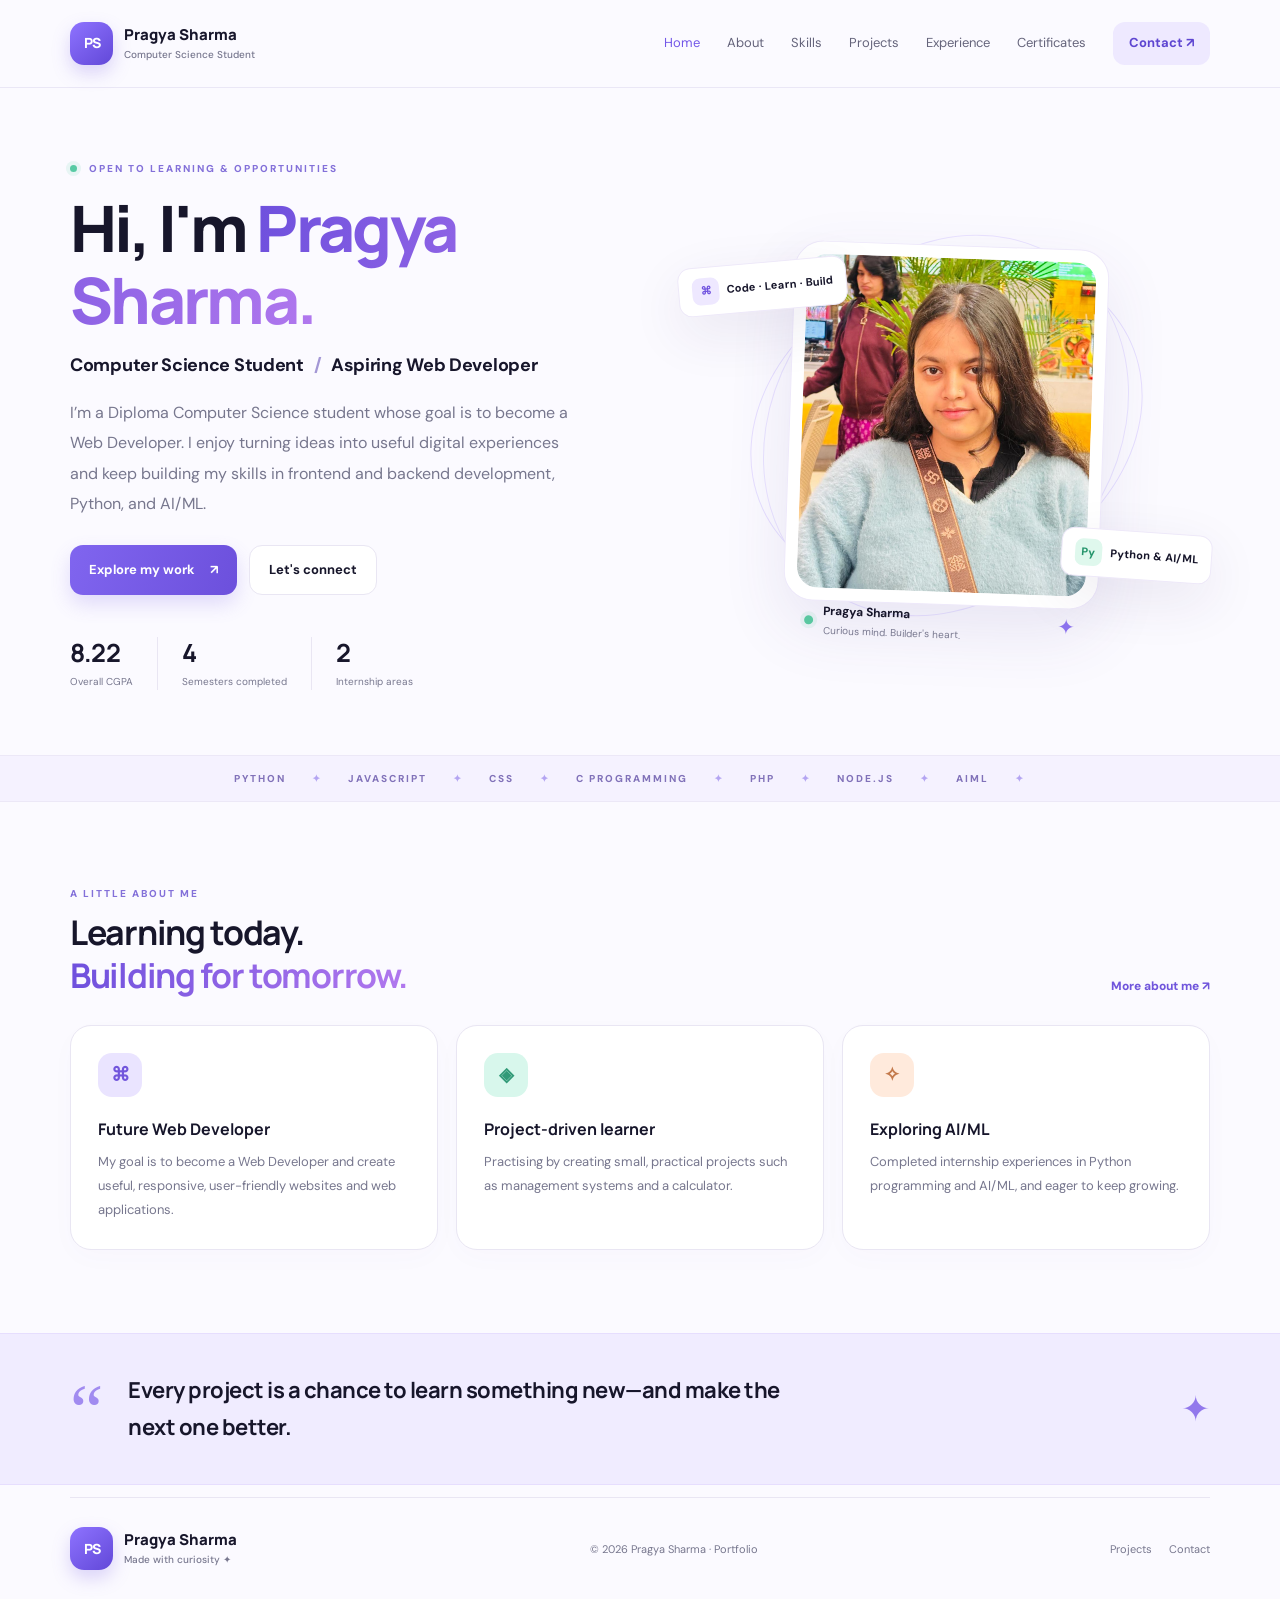
<file: index.html>
<!DOCTYPE html>
<html lang="en">
<head>
  <meta charset="UTF-8"><meta name="viewport" content="width=device-width, initial-scale=1.0">
  <title>Pragya Sharma | Computer Science Portfolio</title>
  <link rel="stylesheet" href="style.css">
</head>
<body>
<header class="site-header">
  <a class="brand" href="index.html"><span class="brand-mark">PS</span><span>Pragya Sharma<small>Computer Science Student</small></span></a>
  <button class="menu-toggle" aria-label="Toggle navigation" aria-expanded="false">☰</button>
  <nav class="nav"><a class="active" href="index.html">Home</a><a href="about.html">About</a><a href="skills.html">Skills</a><a href="projects.html">Projects</a><a href="experience.html">Experience</a><a href="certificates.html">Certificates</a><a class="nav-cta" href="contact.html">Contact ↗</a></nav>
</header>
<main>
  <section class="hero wrap">
    <div class="hero-copy">
      <p class="eyebrow"><span class="pulse"></span> OPEN TO LEARNING & OPPORTUNITIES</p>
      <h1>Hi, I'm <span class="gradient-text">Pragya Sharma.</span></h1>
      <h2>Computer Science Student <span class="slash">/</span> Aspiring Web Developer</h2>
      <p class="lead">I’m a Diploma Computer Science student whose goal is to become a Web Developer. I enjoy turning ideas into useful digital experiences and keep building my skills in frontend and backend development, Python, and AI/ML.</p>
      <div class="hero-actions"><a class="button primary" href="projects.html">Explore my work <span>↗</span></a><a class="button secondary" href="contact.html">Let's connect</a></div>
      <div class="quick-stats">
        <div><strong>8.22</strong><span>Overall CGPA</span></div><div><strong>4</strong><span>Semesters completed</span></div><div><strong>2</strong><span>Internship areas</span></div>
      </div>
    </div>
    <div class="hero-visual">
      <div class="orbit orbit-one"></div><div class="orbit orbit-two"></div>
      <div class="photo-card"><img class="profile-photo" src="pragya.jpg" alt="Pragya Sharma"><div class="photo-caption"><span class="online-dot"></span><span><b>Pragya Sharma</b><small>Curious mind. Builder's heart.</small></span><span class="sparkle">✦</span></div></div>
      <div class="float-chip chip-code"><span>⌘</span> Code · Learn · Build</div><div class="float-chip chip-python"><span>Py</span> Python & AI/ML</div>
    </div>
  </section>
  <section class="ticker"><div>PYTHON <i>✦</i> JAVASCRIPT <i>✦</i> CSS <i>✦</i> C PROGRAMMING <i>✦</i> PHP <i>✦</i> NODE.JS <i>✦</i> AIML <i>✦</i></div></section>
  <section class="section wrap"><div class="section-heading"><div><p class="eyebrow">A LITTLE ABOUT ME</p><h2>Learning today.<br><span class="gradient-text">Building for tomorrow.</span></h2></div><a class="text-link" href="about.html">More about me ↗</a></div>
    <div class="feature-grid"><article class="feature-card"><span class="card-icon lavender">⌘</span><h3>Future Web Developer</h3><p>My goal is to become a Web Developer and create useful, responsive, user-friendly websites and web applications.</p></article><article class="feature-card"><span class="card-icon mint">◈</span><h3>Project-driven learner</h3><p>Practising by creating small, practical projects such as management systems and a calculator.</p></article><article class="feature-card"><span class="card-icon peach">✧</span><h3>Exploring AI/ML</h3><p>Completed internship experiences in Python programming and AI/ML, and eager to keep growing.</p></article></div>
  </section>
  <section class="quote-band"><div class="wrap quote-inner"><span class="quote-mark">“</span><p>Every project is a chance to learn something new—and make the next one better.</p><span class="quote-star">✦</span></div></section>
</main>
<footer class="footer wrap"><a class="brand" href="index.html"><span class="brand-mark">PS</span><span>Pragya Sharma<small>Made with curiosity ✦</small></span></a><p>© <span class="year"></span> Pragya Sharma · Portfolio</p><div class="footer-links"><a href="projects.html">Projects</a><a href="contact.html">Contact</a></div></footer>
<script src="script.js"></script>
</body></html>
</file>
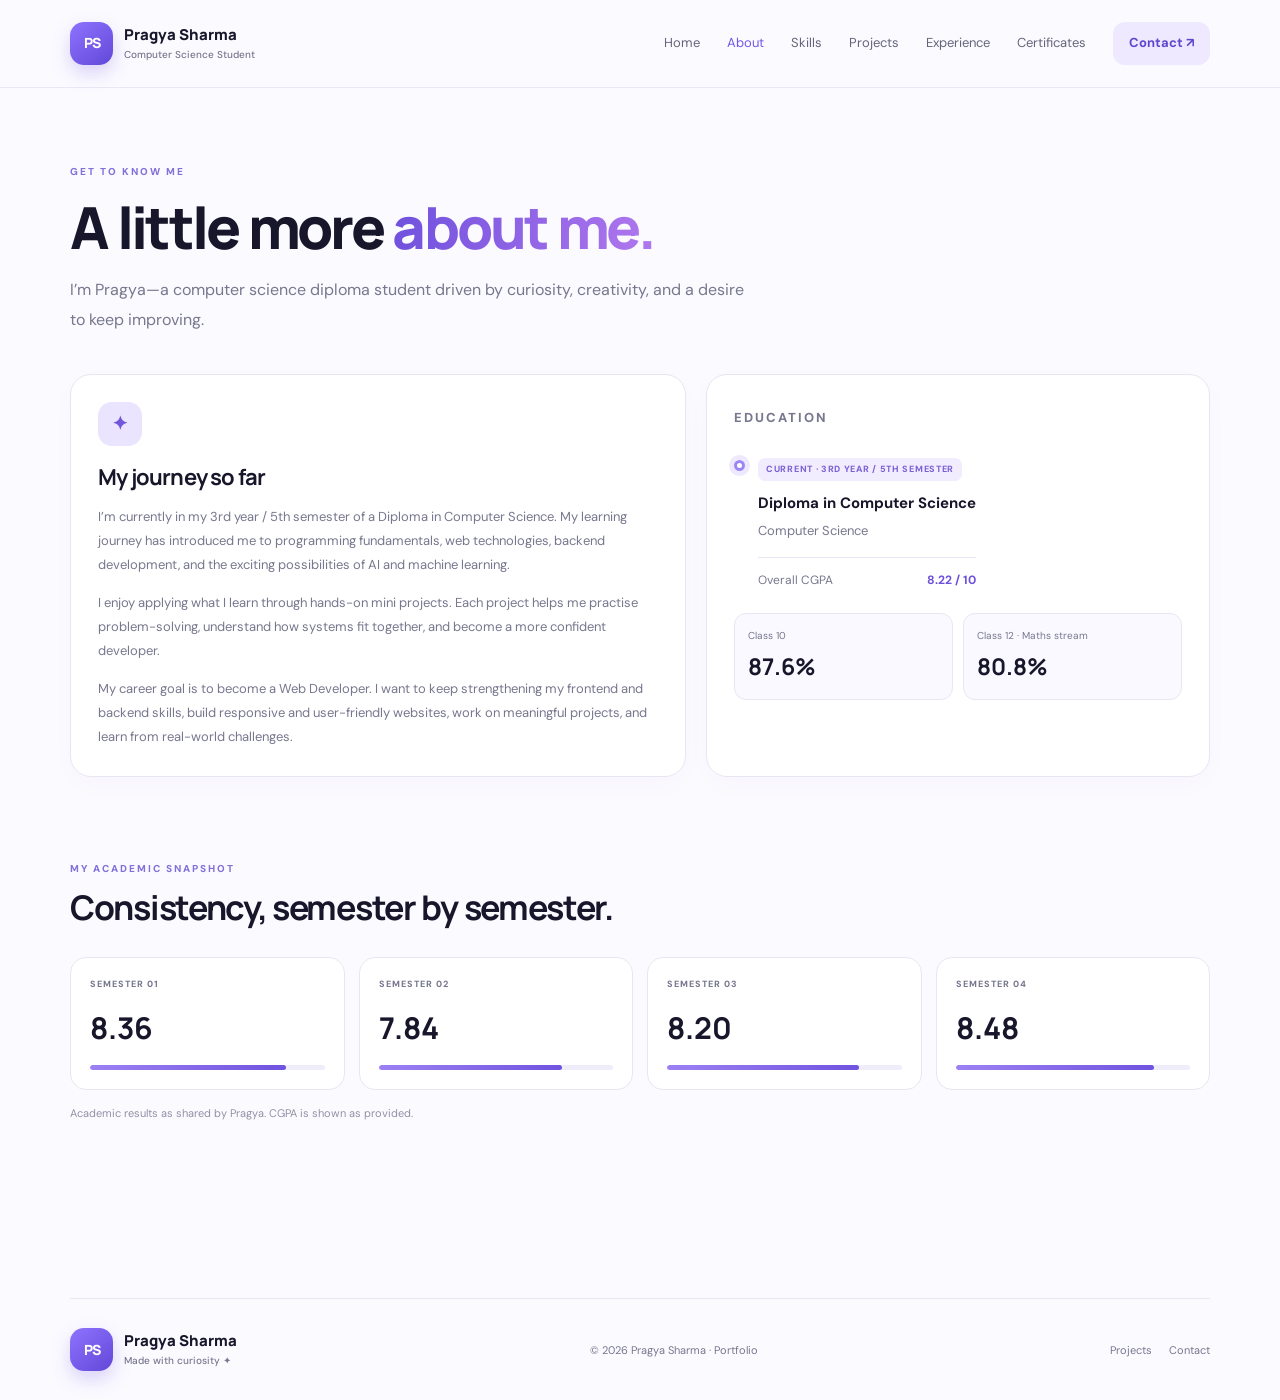
<file: about.html>
<!DOCTYPE html><html lang="en"><head><meta charset="UTF-8"><meta name="viewport" content="width=device-width, initial-scale=1.0"><title>About | Pragya Sharma</title><link rel="stylesheet" href="style.css"></head><body>
<header class="site-header"><a class="brand" href="index.html"><span class="brand-mark">PS</span><span>Pragya Sharma<small>Computer Science Student</small></span></a><button class="menu-toggle" aria-label="Toggle navigation" aria-expanded="false">☰</button><nav class="nav"><a href="index.html">Home</a><a class="active" href="about.html">About</a><a href="skills.html">Skills</a><a href="projects.html">Projects</a><a href="experience.html">Experience</a><a href="certificates.html">Certificates</a><a class="nav-cta" href="contact.html">Contact ↗</a></nav></header>
<main class="wrap inner-page"><p class="eyebrow">GET TO KNOW ME</p><h1>A little more <span class="gradient-text">about me.</span></h1><p class="lead page-lead">I’m Pragya—a computer science diploma student driven by curiosity, creativity, and a desire to keep improving.</p>
<div class="about-layout"><section class="panel about-story"><span class="card-icon lavender">✦</span><h2>My journey so far</h2><p>I’m currently in my 3rd year / 5th semester of a Diploma in Computer Science. My learning journey has introduced me to programming fundamentals, web technologies, backend development, and the exciting possibilities of AI and machine learning.</p><p>I enjoy applying what I learn through hands-on mini projects. Each project helps me practise problem-solving, understand how systems fit together, and become a more confident developer.</p><p>My career goal is to become a Web Developer. I want to keep strengthening my frontend and backend skills, build responsive and user-friendly websites, work on meaningful projects, and learn from real-world challenges.</p></section>
<section class="panel education"><p class="eyebrow">EDUCATION</p><div class="timeline-item"><span class="timeline-dot"></span><div><span class="date-pill">CURRENT · 3RD YEAR / 5TH SEMESTER</span><h3>Diploma in Computer Science</h3><p>Computer Science</p><div class="metric-line"><span>Overall CGPA</span><strong>8.22 / 10</strong></div></div></div><div class="school-stats"><div><small>Class 10</small><strong>87.6%</strong></div><div><small>Class 12 · Maths stream</small><strong>80.8%</strong></div></div></section></div>
<section class="section"><div class="section-heading"><div><p class="eyebrow">MY ACADEMIC SNAPSHOT</p><h2>Consistency, semester by semester.</h2></div></div><div class="semester-grid"><div class="semester"><small>SEMESTER 01</small><strong>8.36</strong><div class="progress"><span style="width:83.6%"></span></div></div><div class="semester"><small>SEMESTER 02</small><strong>7.84</strong><div class="progress"><span style="width:78.4%"></span></div></div><div class="semester"><small>SEMESTER 03</small><strong>8.20</strong><div class="progress"><span style="width:82%"></span></div></div><div class="semester"><small>SEMESTER 04</small><strong>8.48</strong><div class="progress"><span style="width:84.8%"></span></div></div></div><p class="note">Academic results as shared by Pragya. CGPA is shown as provided.</p></section>
</main><footer class="footer wrap"><a class="brand" href="index.html"><span class="brand-mark">PS</span><span>Pragya Sharma<small>Made with curiosity ✦</small></span></a><p>© <span class="year"></span> Pragya Sharma · Portfolio</p><div class="footer-links"><a href="projects.html">Projects</a><a href="contact.html">Contact</a></div></footer><script src="script.js"></script></body></html>
</file>
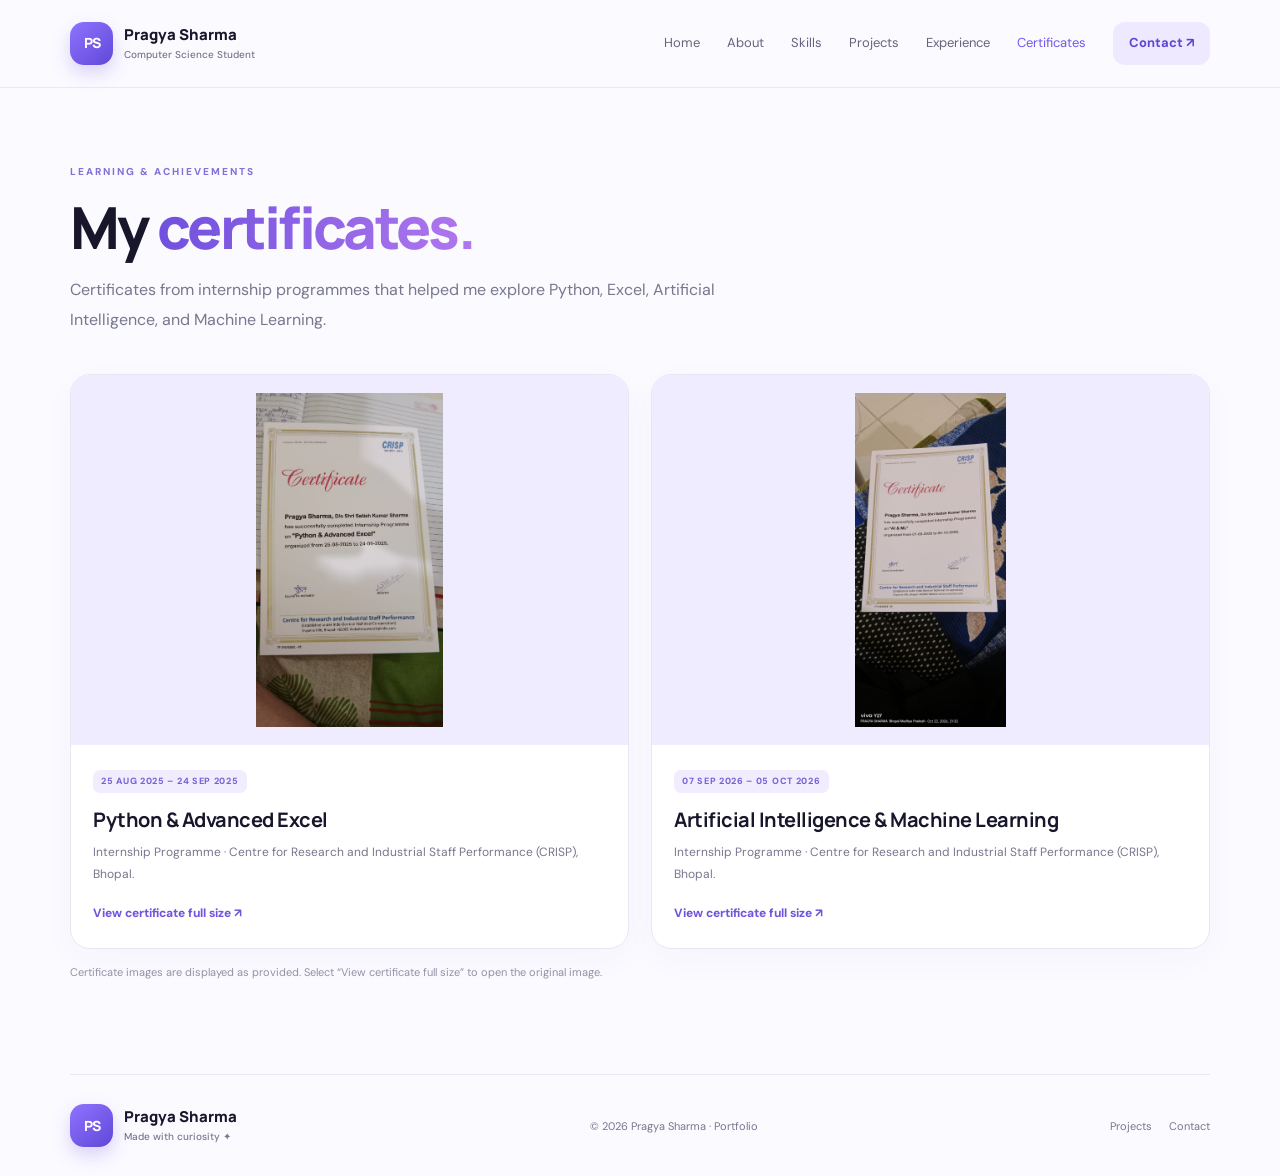
<file: certificates.html>
<!DOCTYPE html><html lang="en"><head><meta charset="UTF-8"><meta name="viewport" content="width=device-width, initial-scale=1.0"><title>Certificates | Pragya Sharma</title><link rel="stylesheet" href="style.css"></head><body>
<header class="site-header"><a class="brand" href="index.html"><span class="brand-mark">PS</span><span>Pragya Sharma<small>Computer Science Student</small></span></a><button class="menu-toggle" aria-label="Toggle navigation" aria-expanded="false">☰</button><nav class="nav"><a href="index.html">Home</a><a href="about.html">About</a><a href="skills.html">Skills</a><a href="projects.html">Projects</a><a href="experience.html">Experience</a><a class="active" href="certificates.html">Certificates</a><a class="nav-cta" href="contact.html">Contact ↗</a></nav></header>
<main class="wrap inner-page"><p class="eyebrow">LEARNING & ACHIEVEMENTS</p><h1>My <span class="gradient-text">certificates.</span></h1><p class="lead page-lead">Certificates from internship programmes that helped me explore Python, Excel, Artificial Intelligence, and Machine Learning.</p>
<div class="certificate-grid">
<article class="certificate-card"><a class="certificate-image-link" href="certificate-python-excel.jpg" target="_blank" rel="noopener"><img src="certificate-python-excel.jpg" alt="Python and Advanced Excel internship certificate awarded to Pragya Sharma"></a><div class="certificate-body"><span class="date-pill">25 AUG 2025 – 24 SEP 2025</span><h2>Python & Advanced Excel</h2><p>Internship Programme · Centre for Research and Industrial Staff Performance (CRISP), Bhopal.</p><a class="text-link" href="assets/certificate-python-excel.jpg" target="_blank" rel="noopener">View certificate full size ↗</a></div></article>
<article class="certificate-card"><a class="certificate-image-link" href="certificate-aiml.jpg" target="_blank" rel="noopener"><img src="certificate-aiml.jpg" alt="AI and ML internship certificate awarded to Pragya Sharma"></a><div class="certificate-body"><span class="date-pill">07 SEP 2026 – 05 OCT 2026</span><h2>Artificial Intelligence & Machine Learning</h2><p>Internship Programme · Centre for Research and Industrial Staff Performance (CRISP), Bhopal.</p><a class="text-link" href="assets/certificate-aiml.jpg" target="_blank" rel="noopener">View certificate full size ↗</a></div></article>
</div><p class="note">Certificate images are displayed as provided. Select “View certificate full size” to open the original image.</p>
</main><footer class="footer wrap"><a class="brand" href="index.html"><span class="brand-mark">PS</span><span>Pragya Sharma<small>Made with curiosity ✦</small></span></a><p>© <span class="year"></span> Pragya Sharma · Portfolio</p><div class="footer-links"><a href="projects.html">Projects</a><a href="contact.html">Contact</a></div></footer><script src="script.js"></script></body></html>
</file>
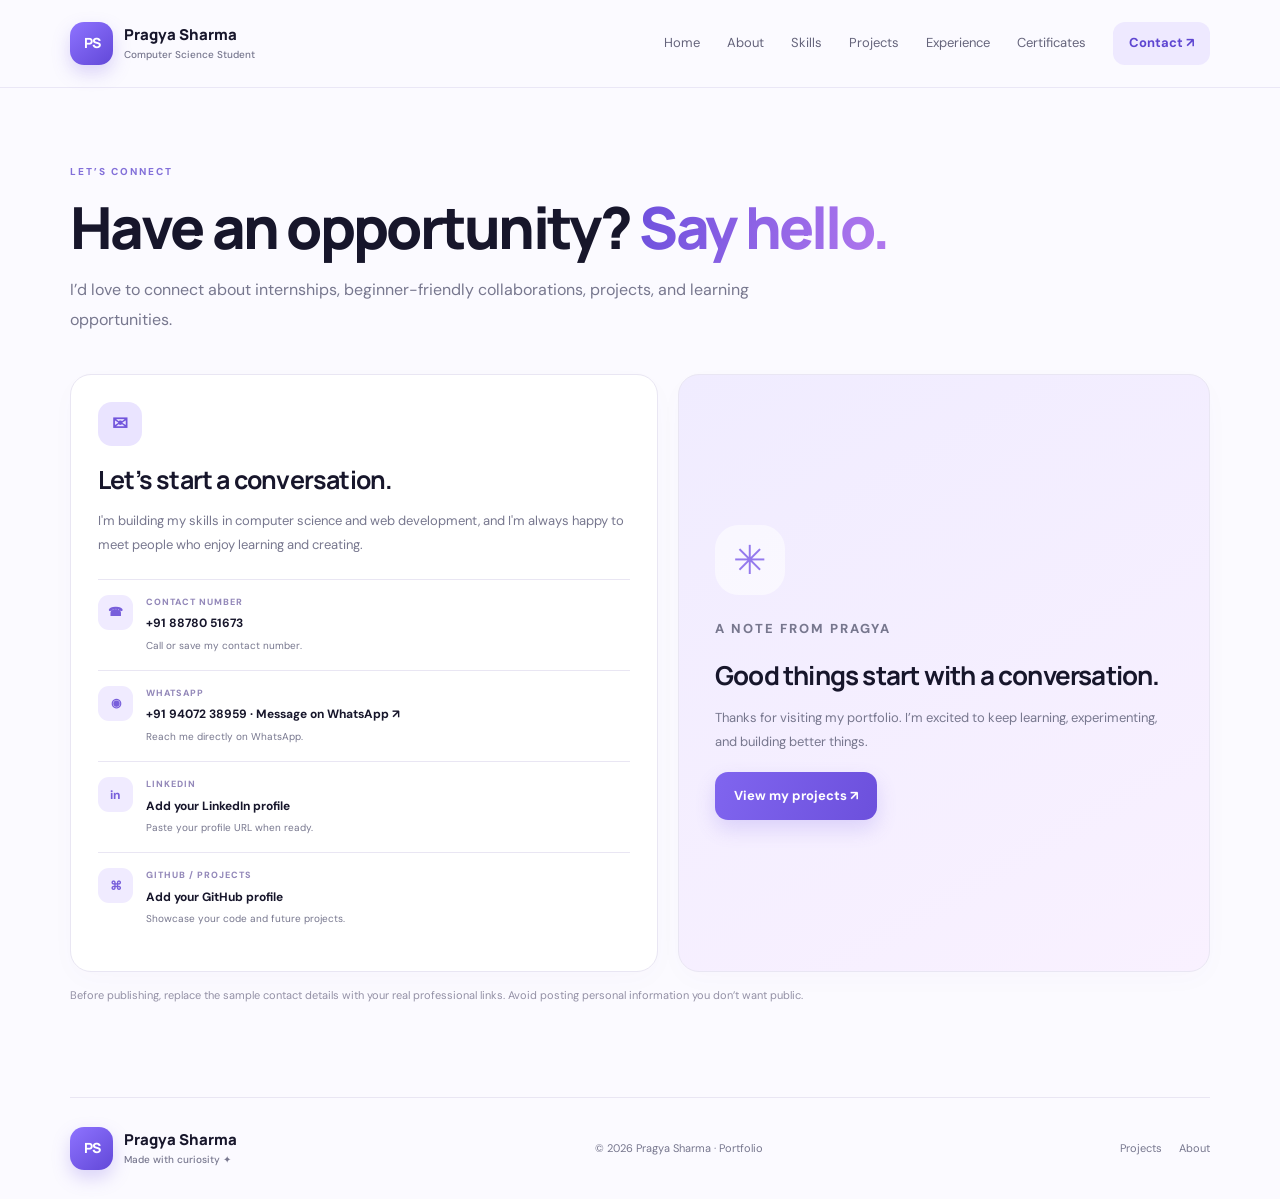
<file: contact.html>
<!DOCTYPE html><html lang="en"><head><meta charset="UTF-8"><meta name="viewport" content="width=device-width, initial-scale=1.0"><title>Contact | Pragya Sharma</title><link rel="stylesheet" href="style.css"></head><body>
<header class="site-header"><a class="brand" href="index.html"><span class="brand-mark">PS</span><span>Pragya Sharma<small>Computer Science Student</small></span></a><button class="menu-toggle" aria-label="Toggle navigation" aria-expanded="false">☰</button><nav class="nav"><a href="index.html">Home</a><a href="about.html">About</a><a href="skills.html">Skills</a><a href="projects.html">Projects</a><a href="experience.html">Experience</a><a href="certificates.html">Certificates</a><a class="nav-cta active" href="contact.html">Contact ↗</a></nav></header>
<main class="wrap inner-page"><p class="eyebrow">LET’S CONNECT</p><h1>Have an opportunity? <span class="gradient-text">Say hello.</span></h1><p class="lead page-lead">I’d love to connect about internships, beginner-friendly collaborations, projects, and learning opportunities.</p>
<div class="contact-layout"><section class="contact-copy panel"><span class="card-icon lavender">✉</span><h2>Let’s start a conversation.</h2><p>I'm building my skills in computer science and web development, and I'm always happy to meet people who enjoy learning and creating.</p><div class="contact-detail"><span class="detail-icon">☎</span><div><small>CONTACT NUMBER</small><strong><a href="tel:+918878051673">+91 88780 51673</a></strong><p>Call or save my contact number.</p></div></div>
<div class="contact-detail"><span class="detail-icon">◉</span><div><small>WHATSAPP</small><strong><a href="https://wa.me/919407238959" target="_blank" rel="noopener">+91 94072 38959 · Message on WhatsApp ↗</a></strong><p>Reach me directly on WhatsApp.</p></div></div><div class="contact-detail"><span class="detail-icon">in</span><div><small>LINKEDIN</small><strong>Add your LinkedIn profile</strong><p>Paste your profile URL when ready.</p></div></div><div class="contact-detail"><span class="detail-icon">⌘</span><div><small>GITHUB / PROJECTS</small><strong>Add your GitHub profile</strong><p>Showcase your code and future projects.</p></div></div></section>
<section class="panel contact-note"><div class="contact-graphic">✳</div><p class="eyebrow">A NOTE FROM PRAGYA</p><h2>Good things start with a conversation.</h2><p>Thanks for visiting my portfolio. I’m excited to keep learning, experimenting, and building better things.</p><a class="button primary" href="projects.html">View my projects ↗</a></section></div>
<p class="note">Before publishing, replace the sample contact details with your real professional links. Avoid posting personal information you don’t want public.</p>
</main><footer class="footer wrap"><a class="brand" href="index.html"><span class="brand-mark">PS</span><span>Pragya Sharma<small>Made with curiosity ✦</small></span></a><p>© <span class="year"></span> Pragya Sharma · Portfolio</p><div class="footer-links"><a href="projects.html">Projects</a><a href="about.html">About</a></div></footer><script src="script.js"></script></body></html>
</file>
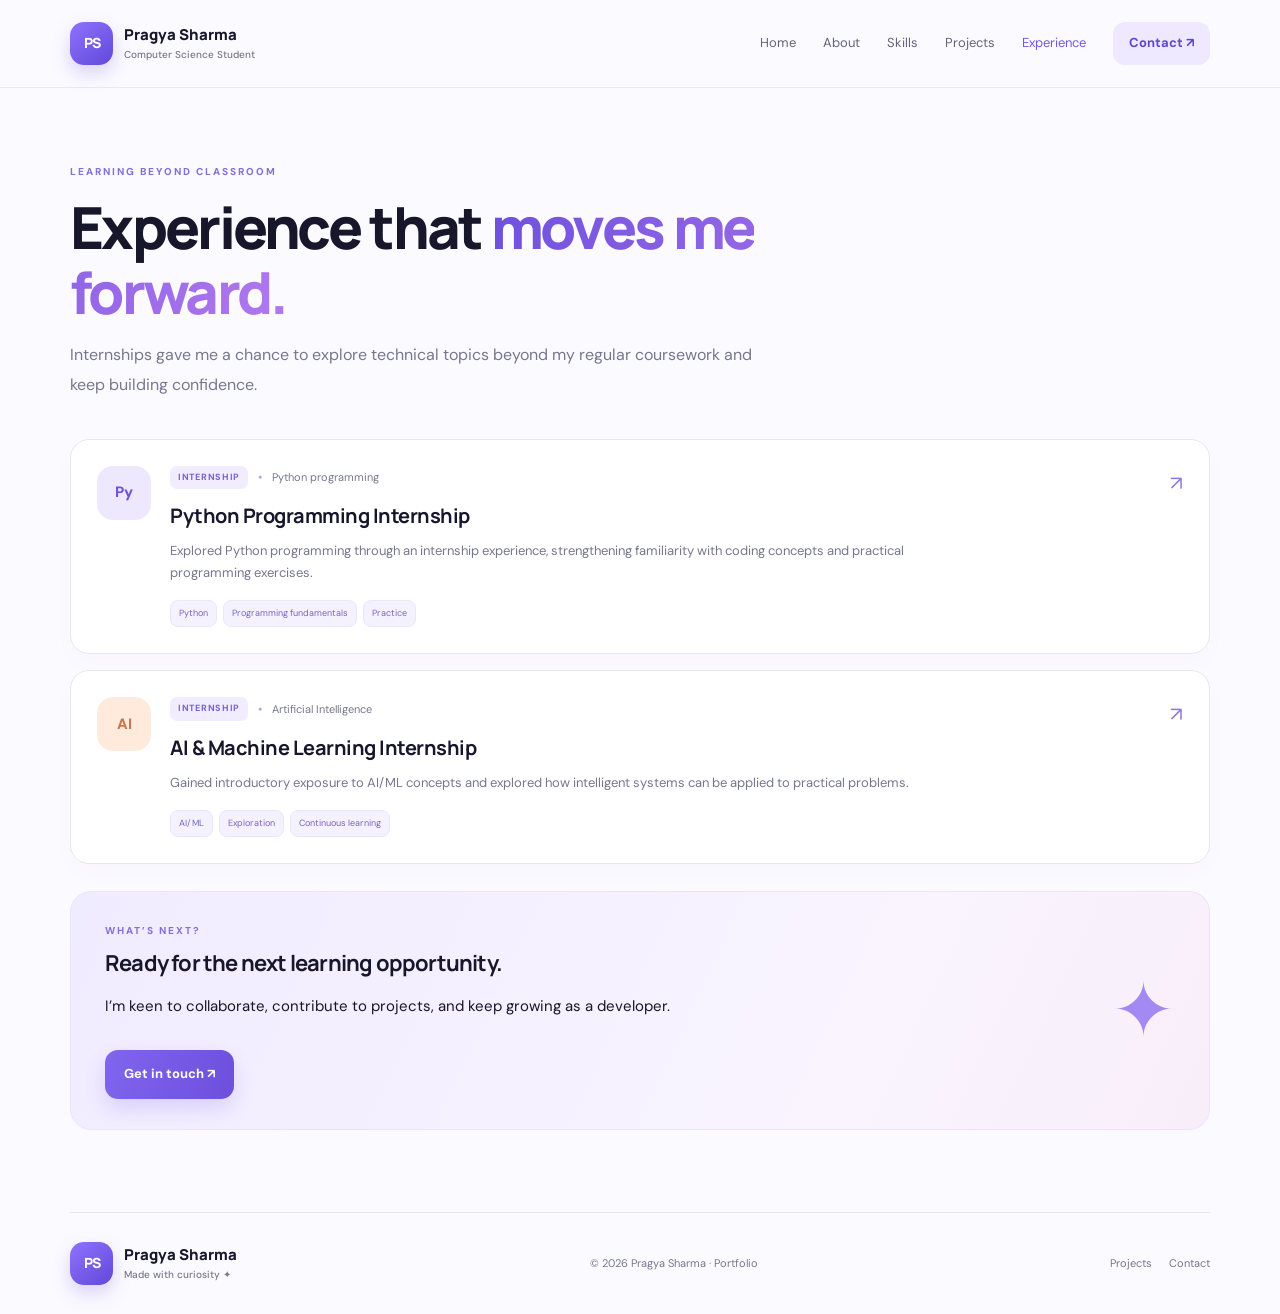
<file: experience.html>
<!DOCTYPE html><html lang="en"><head><meta charset="UTF-8"><meta name="viewport" content="width=device-width, initial-scale=1.0"><title>Experience | Pragya Sharma</title><link rel="stylesheet" href="style.css"></head><body>
<header class="site-header"><a class="brand" href="index.html"><span class="brand-mark">PS</span><span>Pragya Sharma<small>Computer Science Student</small></span></a><button class="menu-toggle" aria-label="Toggle navigation" aria-expanded="false">☰</button><nav class="nav"><a href="index.html">Home</a><a href="about.html">About</a><a href="skills.html">Skills</a><a href="projects.html">Projects</a><a class="active" href="experience.html">Experience</a><a class="nav-cta" href="contact.html">Contact ↗</a></nav></header>
<main class="wrap inner-page"><p class="eyebrow">LEARNING BEYOND CLASSROOM</p><h1>Experience that <span class="gradient-text">moves me forward.</span></h1><p class="lead page-lead">Internships gave me a chance to explore technical topics beyond my regular coursework and keep building confidence.</p>
<div class="experience-list"><article class="experience-card"><div class="experience-icon purple">Py</div><div class="experience-content"><div class="experience-meta"><span class="date-pill">INTERNSHIP</span><span class="experience-dot">●</span><span>Python programming</span></div><h2>Python Programming Internship</h2><p>Explored Python programming through an internship experience, strengthening familiarity with coding concepts and practical programming exercises.</p><div class="tag-row"><span>Python</span><span>Programming fundamentals</span><span>Practice</span></div></div><span class="experience-arrow">↗</span></article>
<article class="experience-card"><div class="experience-icon orange">AI</div><div class="experience-content"><div class="experience-meta"><span class="date-pill">INTERNSHIP</span><span class="experience-dot">●</span><span>Artificial Intelligence</span></div><h2>AI & Machine Learning Internship</h2><p>Gained introductory exposure to AI/ML concepts and explored how intelligent systems can be applied to practical problems.</p><div class="tag-row"><span>AI/ML</span><span>Exploration</span><span>Continuous learning</span></div></div><span class="experience-arrow">↗</span></article></div>
<section class="callout experience-callout"><div><p class="eyebrow">WHAT’S NEXT?</p><h2>Ready for the next learning opportunity.</h2><p>I’m keen to collaborate, contribute to projects, and keep growing as a developer.</p><a class="button primary" href="contact.html">Get in touch ↗</a></div><span class="callout-art">✦</span></section>
</main><footer class="footer wrap"><a class="brand" href="index.html"><span class="brand-mark">PS</span><span>Pragya Sharma<small>Made with curiosity ✦</small></span></a><p>© <span class="year"></span> Pragya Sharma · Portfolio</p><div class="footer-links"><a href="projects.html">Projects</a><a href="contact.html">Contact</a></div></footer><script src="script.js"></script></body></html>
</file>
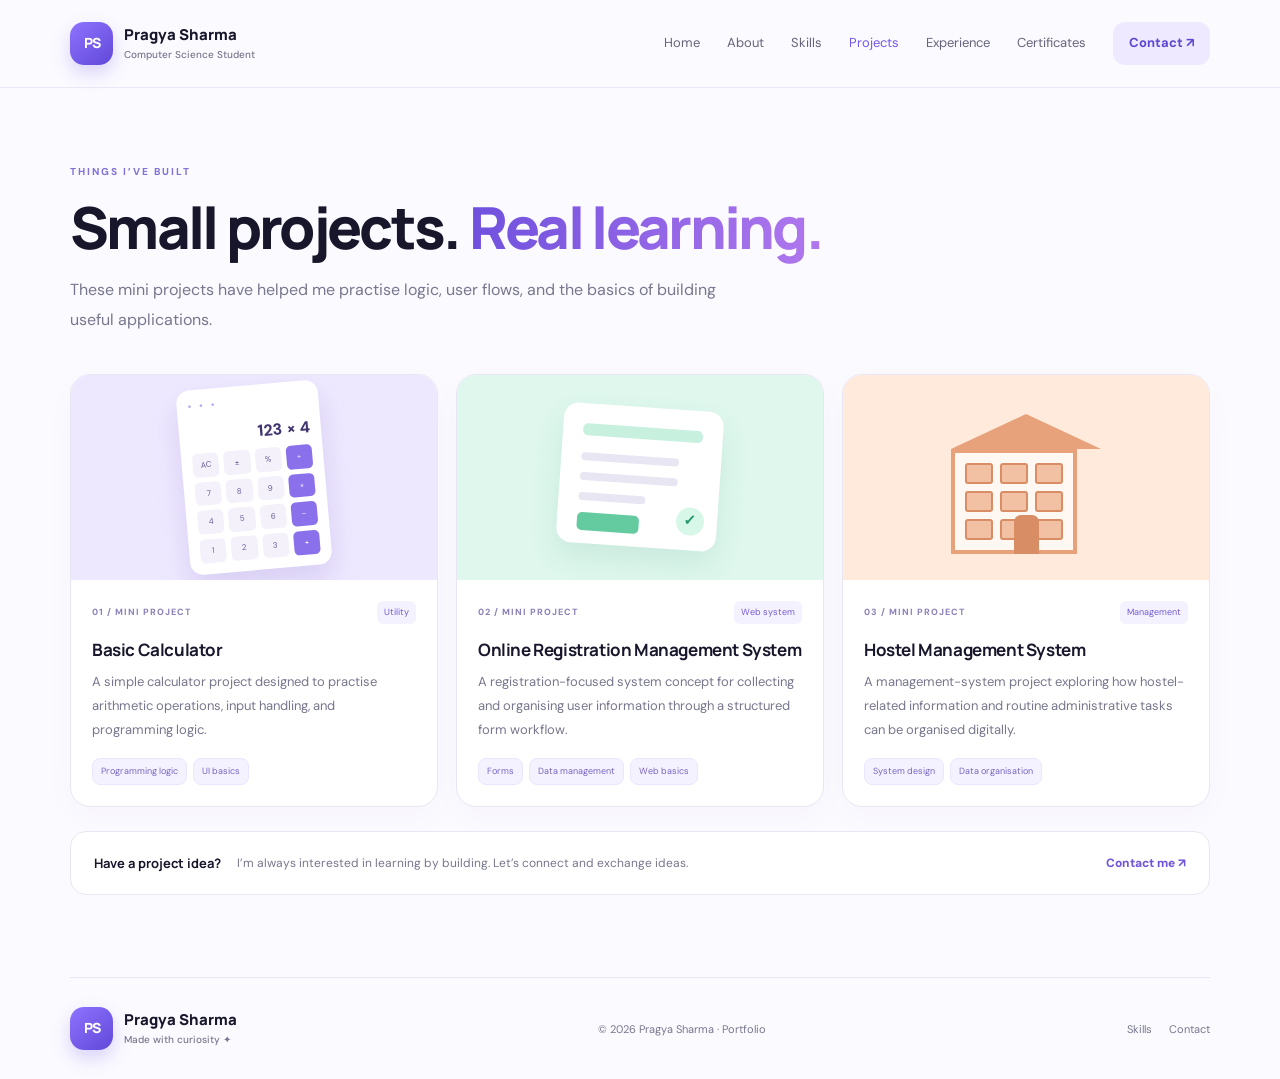
<file: projects.html>
<!DOCTYPE html><html lang="en"><head><meta charset="UTF-8"><meta name="viewport" content="width=device-width, initial-scale=1.0"><title>Projects | Pragya Sharma</title><link rel="stylesheet" href="style.css"></head><body>
<header class="site-header"><a class="brand" href="index.html"><span class="brand-mark">PS</span><span>Pragya Sharma<small>Computer Science Student</small></span></a><button class="menu-toggle" aria-label="Toggle navigation" aria-expanded="false">☰</button><nav class="nav"><a href="index.html">Home</a><a href="about.html">About</a><a href="skills.html">Skills</a><a class="active" href="projects.html">Projects</a><a href="experience.html">Experience</a><a href="certificates.html">Certificates</a><a class="nav-cta" href="contact.html">Contact ↗</a></nav></header>
<main class="wrap inner-page"><p class="eyebrow">THINGS I’VE BUILT</p><h1>Small projects. <span class="gradient-text">Real learning.</span></h1><p class="lead page-lead">These mini projects have helped me practise logic, user flows, and the basics of building useful applications.</p>
<div class="project-grid">
<article class="project-card"><div class="project-art art-calc"><div class="mini-window"><div class="window-dots">● ● ●</div><div class="calc-screen">123 × 4</div><div class="calc-keys"><span>AC</span><span>±</span><span>%</span><span class="key-accent">÷</span><span>7</span><span>8</span><span>9</span><span class="key-accent">×</span><span>4</span><span>5</span><span>6</span><span class="key-accent">−</span><span>1</span><span>2</span><span>3</span><span class="key-accent">+</span></div></div></div><div class="project-body"><div class="project-top"><span class="project-number">01 / MINI PROJECT</span><span class="project-type">Utility</span></div><h2>Basic Calculator</h2><p>A simple calculator project designed to practise arithmetic operations, input handling, and programming logic.</p><div class="tag-row"><span>Programming logic</span><span>UI basics</span></div></div></article>
<article class="project-card"><div class="project-art art-register"><div class="form-illustration"><div class="form-line long"></div><div class="form-line"></div><div class="form-line"></div><div class="form-line short"></div><div class="form-button"></div><span class="form-check">✓</span></div></div><div class="project-body"><div class="project-top"><span class="project-number">02 / MINI PROJECT</span><span class="project-type">Web system</span></div><h2>Online Registration Management System</h2><p>A registration-focused system concept for collecting and organising user information through a structured form workflow.</p><div class="tag-row"><span>Forms</span><span>Data management</span><span>Web basics</span></div></div></article>
<article class="project-card"><div class="project-art art-hostel"><div class="hostel-building"><div class="building-roof"></div><div class="building-face"><span></span><span></span><span></span><span></span><span></span><span></span><span></span><span></span><span></span></div><div class="building-door"></div></div></div><div class="project-body"><div class="project-top"><span class="project-number">03 / MINI PROJECT</span><span class="project-type">Management</span></div><h2>Hostel Management System</h2><p>A management-system project exploring how hostel-related information and routine administrative tasks can be organised digitally.</p><div class="tag-row"><span>System design</span><span>Data organisation</span></div></div></article>
</div><div class="note-box"><strong>Have a project idea?</strong><span>I’m always interested in learning by building. Let’s connect and exchange ideas.</span><a class="text-link" href="contact.html">Contact me ↗</a></div>
</main><footer class="footer wrap"><a class="brand" href="index.html"><span class="brand-mark">PS</span><span>Pragya Sharma<small>Made with curiosity ✦</small></span></a><p>© <span class="year"></span> Pragya Sharma · Portfolio</p><div class="footer-links"><a href="skills.html">Skills</a><a href="contact.html">Contact</a></div></footer><script src="script.js"></script></body></html>
</file>
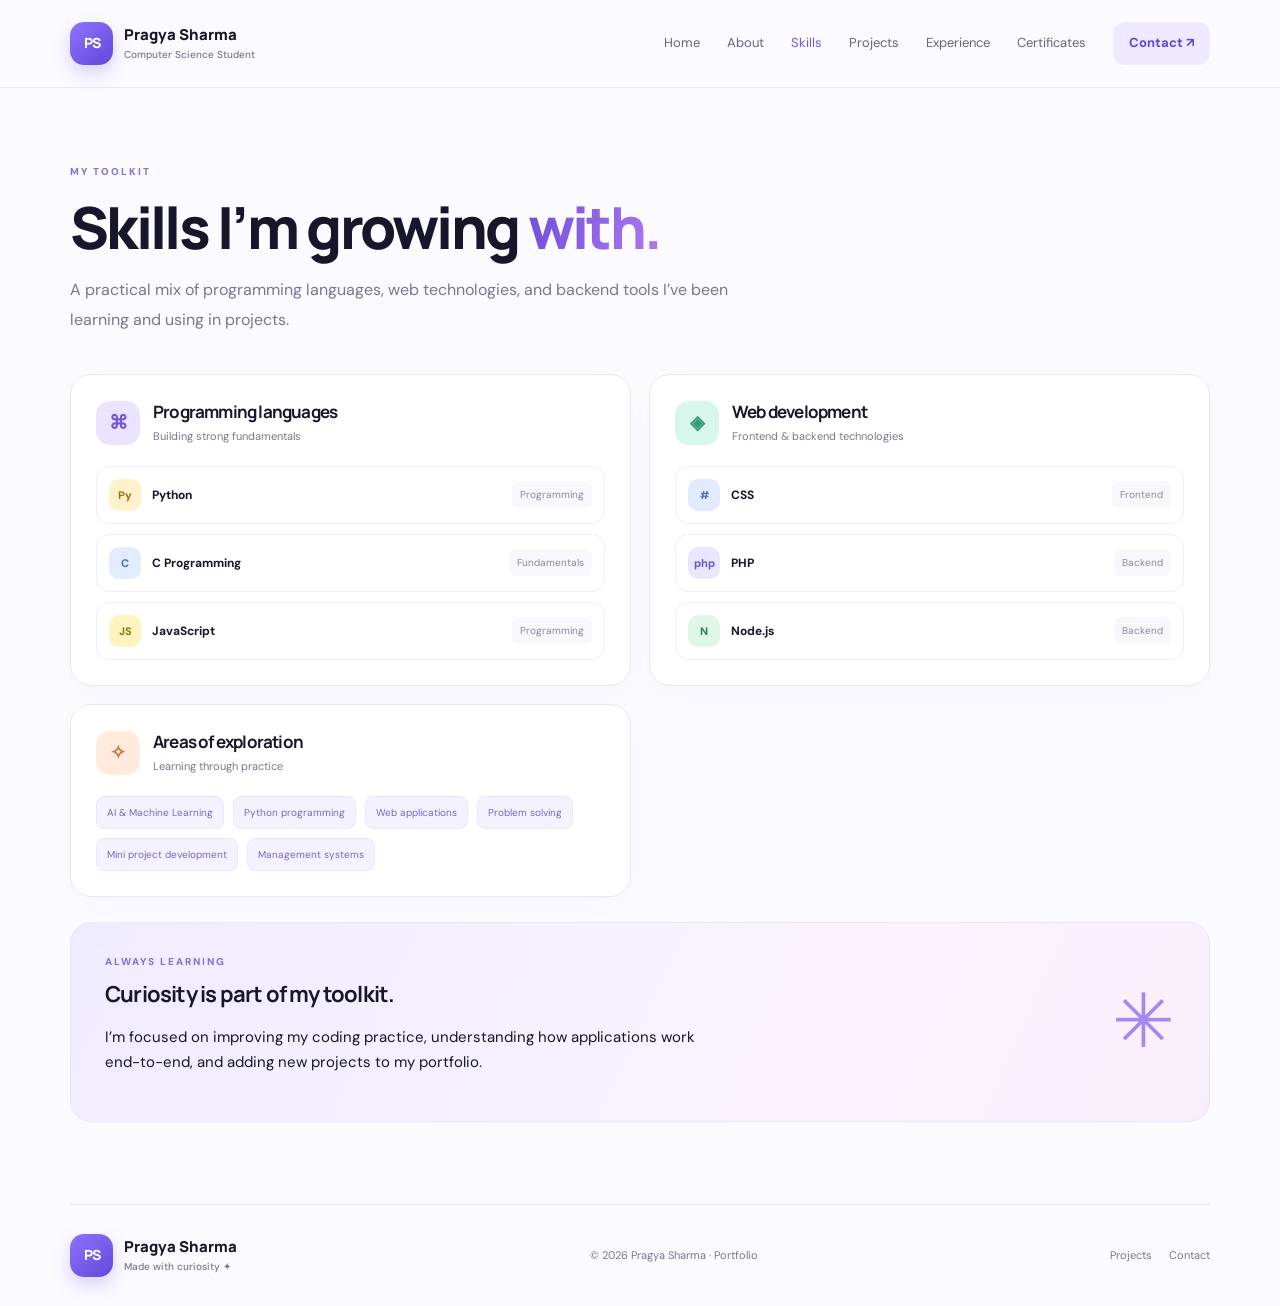
<file: skills.html>
<!DOCTYPE html><html lang="en"><head><meta charset="UTF-8"><meta name="viewport" content="width=device-width, initial-scale=1.0"><title>Skills | Pragya Sharma</title><link rel="stylesheet" href="style.css"></head><body>
<header class="site-header"><a class="brand" href="index.html"><span class="brand-mark">PS</span><span>Pragya Sharma<small>Computer Science Student</small></span></a><button class="menu-toggle" aria-label="Toggle navigation" aria-expanded="false">☰</button><nav class="nav"><a href="index.html">Home</a><a href="about.html">About</a><a class="active" href="skills.html">Skills</a><a href="projects.html">Projects</a><a href="experience.html">Experience</a><a href="certificates.html">Certificates</a><a class="nav-cta" href="contact.html">Contact ↗</a></nav></header>
<main class="wrap inner-page"><p class="eyebrow">MY TOOLKIT</p><h1>Skills I’m growing <span class="gradient-text">with.</span></h1><p class="lead page-lead">A practical mix of programming languages, web technologies, and backend tools I’ve been learning and using in projects.</p>
<div class="skill-groups"><section class="panel skill-panel"><div class="panel-title"><span class="card-icon lavender">⌘</span><div><h2>Programming languages</h2><p>Building strong fundamentals</p></div></div><div class="skill-list"><div class="skill"><div><span class="skill-symbol py">Py</span><b>Python</b></div><span class="skill-tag">Programming</span></div><div class="skill"><div><span class="skill-symbol c">C</span><b>C Programming</b></div><span class="skill-tag">Fundamentals</span></div><div class="skill"><div><span class="skill-symbol js">JS</span><b>JavaScript</b></div><span class="skill-tag">Programming</span></div></div></section>
<section class="panel skill-panel"><div class="panel-title"><span class="card-icon mint">◈</span><div><h2>Web development</h2><p>Frontend & backend technologies</p></div></div><div class="skill-list"><div class="skill"><div><span class="skill-symbol css">#</span><b>CSS</b></div><span class="skill-tag">Frontend</span></div><div class="skill"><div><span class="skill-symbol php">php</span><b>PHP</b></div><span class="skill-tag">Backend</span></div><div class="skill"><div><span class="skill-symbol node">N</span><b>Node.js</b></div><span class="skill-tag">Backend</span></div></div></section>
<section class="panel skill-panel"><div class="panel-title"><span class="card-icon peach">✧</span><div><h2>Areas of exploration</h2><p>Learning through practice</p></div></div><div class="tag-cloud"><span>AI & Machine Learning</span><span>Python programming</span><span>Web applications</span><span>Problem solving</span><span>Mini project development</span><span>Management systems</span></div></section></div>
<div class="callout"><div><p class="eyebrow">ALWAYS LEARNING</p><h2>Curiosity is part of my toolkit.</h2><p>I’m focused on improving my coding practice, understanding how applications work end-to-end, and adding new projects to my portfolio.</p></div><span class="callout-art">✳</span></div>
</main><footer class="footer wrap"><a class="brand" href="index.html"><span class="brand-mark">PS</span><span>Pragya Sharma<small>Made with curiosity ✦</small></span></a><p>© <span class="year"></span> Pragya Sharma · Portfolio</p><div class="footer-links"><a href="projects.html">Projects</a><a href="contact.html">Contact</a></div></footer><script src="script.js"></script></body></html>
</file>
<file: style.css>
@import url('https://fonts.googleapis.com/css2?family=DM+Sans:wght@400;500;600;700&family=Manrope:wght@400;500;600;700;800&display=swap');
:root{--ink:#17162b;--muted:#77778e;--paper:#fbfaff;--purple:#7357e8;--purple2:#9c7cff;--line:#e9e6f3;--mint:#d8f7ec;--peach:#ffeadc;--lav:#eae4ff;--white:#fff;--shadow:0 18px 55px rgba(50,36,105,.09)}
*{box-sizing:border-box}html{scroll-behavior:smooth}body{margin:0;background:var(--paper);color:var(--ink);font-family:'DM Sans',sans-serif;font-size:15px;line-height:1.7}a{color:inherit;text-decoration:none}.wrap{width:min(1140px,calc(100% - 48px));margin-inline:auto}.site-header{height:88px;padding:0 max(24px,calc((100vw - 1140px)/2));display:flex;align-items:center;justify-content:space-between;gap:30px;border-bottom:1px solid rgba(231,227,244,.8);background:rgba(251,250,255,.88);backdrop-filter:blur(16px);position:sticky;top:0;z-index:20}.brand{display:flex;align-items:center;gap:11px;font-weight:800;line-height:1.2;font-family:Manrope,sans-serif;white-space:nowrap}.brand-mark{display:grid;place-items:center;width:43px;height:43px;border-radius:14px;color:white;background:linear-gradient(140deg,#8e73ff,#6248d8);box-shadow:0 8px 18px #8065e544;font-size:14px;letter-spacing:-1px}.brand small{display:block;color:var(--muted);font-family:'DM Sans',sans-serif;font-size:10px;font-weight:500;margin-top:5px}.nav{display:flex;align-items:center;gap:27px;font-size:13px;color:#65647b}.nav a{transition:color .2s}.nav a:hover,.nav a.active{color:var(--purple)}.nav-cta{padding:10px 16px;border-radius:12px;background:#eee9ff;color:#5e46d1!important;font-weight:700}.menu-toggle{display:none;border:0;background:transparent;font-size:23px;color:var(--ink)}
.hero{min-height:610px;display:grid;grid-template-columns:1.05fr .95fr;align-items:center;gap:30px;padding-block:72px 65px}.eyebrow{font-size:10px;font-weight:800;letter-spacing:2px;color:#8370d9;margin:0 0 15px}.pulse{display:inline-block;width:7px;height:7px;border-radius:50%;background:#58caa4;margin-right:8px;box-shadow:0 0 0 4px #58caa420}.hero h1,.inner-page h1{font-family:Manrope,sans-serif;font-size:clamp(40px,5vw,65px);letter-spacing:-2.7px;line-height:1.12;margin:0 0 15px;font-weight:800}.gradient-text{background:linear-gradient(100deg,#6e50dd,#b178ee);-webkit-background-clip:text;background-clip:text;color:transparent}.hero h2{font-size:18px;letter-spacing:-.3px;margin:0 0 17px;font-weight:700}.slash{color:#a397d5;padding-inline:6px}.lead{font-size:16px;line-height:1.9;color:var(--muted);max-width:550px}.hero .lead{max-width:520px;margin-bottom:25px}.hero-actions{display:flex;gap:12px;flex-wrap:wrap}.button{display:inline-flex;align-items:center;gap:15px;padding:13px 19px;border-radius:13px;font-size:13px;font-weight:700;transition:transform .2s,box-shadow .2s}.button:hover{transform:translateY(-2px)}.primary{background:linear-gradient(110deg,#8065ef,#6c50dc);color:white;box-shadow:0 9px 20px #7558e833}.secondary{border:1px solid var(--line);background:white}.quick-stats{display:flex;gap:0;margin-top:42px}.quick-stats div{padding:0 24px;border-left:1px solid var(--line);display:flex;flex-direction:column}.quick-stats div:first-child{padding-left:0;border-left:0}.quick-stats strong{font-family:Manrope,sans-serif;font-size:25px;line-height:1.3;letter-spacing:-.8px}.quick-stats span{font-size:10px;color:var(--muted);margin-top:4px}
.hero-visual{min-height:435px;position:relative;display:grid;place-items:center}.orbit{position:absolute;border:1px solid #e6dfff;border-radius:50%;transform:rotate(-24deg)}.orbit-one{width:405px;height:320px}.orbit-two{width:340px;height:405px;transform:rotate(38deg);border-color:#e9e3ff}.photo-card{position:relative;width:min(315px,78%);height:360px;padding:12px;background:white;border:1px solid #eee9fa;border-radius:29px;box-shadow:0 25px 65px #4b3d8d1b;transform:rotate(2deg);z-index:2}.photo-placeholder{height:270px;border-radius:21px;background:linear-gradient(145deg,#eee8ff,#d8d0ff 55%,#f8e8ff);display:flex;align-items:center;justify-content:center;flex-direction:column;color:#6d58bb;gap:6px}.photo-placeholder strong{font-family:Manrope,sans-serif;font-size:16px}.photo-placeholder small{font-size:10px;color:#8d7bc4}.photo-icon{font-size:29px;line-height:1.2;width:52px;height:52px;border-radius:18px;background:#ffffff9c;display:grid;place-items:center}.photo-caption{height:64px;display:flex;align-items:center;gap:10px;padding:0 9px}.photo-caption b,.photo-caption small{display:block}.photo-caption b{font-size:12px}.photo-caption small{font-size:10px;color:var(--muted)}.online-dot{width:9px;height:9px;background:#59c7a0;border-radius:50%;box-shadow:0 0 0 4px #59c7a01d}.sparkle{margin-left:auto;color:#8c73ee;font-size:21px}.float-chip{position:absolute;z-index:3;background:white;border:1px solid #eee9f9;border-radius:13px;box-shadow:var(--shadow);padding:10px 13px;font-size:11px;font-weight:700;display:flex;align-items:center;gap:8px}.float-chip span{display:grid;place-items:center;width:27px;height:27px;border-radius:8px;background:#eee8ff;color:#7053df;font-weight:800}.chip-code{top:54px;left:-5px;transform:rotate(-5deg)}.chip-python{right:-2px;bottom:63px;transform:rotate(4deg)}.chip-python span{background:#dff8ed;color:#26956c}
.ticker{overflow:hidden;border-block:1px solid #ece8f7;background:#f5f2ff;padding:14px 0;white-space:nowrap;color:#8172b9;font-size:10px;letter-spacing:2px;font-weight:800}.ticker div{text-align:center}.ticker i{font-style:normal;color:#b4a5f2;padding:0 22px}.section{padding-block:83px}.section-heading{display:flex;align-items:end;justify-content:space-between;gap:20px;margin-bottom:29px}.section-heading h2{font-family:Manrope,sans-serif;font-size:34px;line-height:1.25;letter-spacing:-1.3px;margin:0}.section-heading .eyebrow{margin-bottom:9px}.text-link{font-size:12px;font-weight:800;color:#7055dc;white-space:nowrap}.feature-grid{display:grid;grid-template-columns:repeat(3,1fr);gap:18px}.feature-card,.panel{background:white;border:1px solid var(--line);border-radius:21px;padding:27px;box-shadow:0 8px 28px #51428b05}.card-icon{width:44px;height:44px;display:grid;place-items:center;border-radius:14px;font-size:19px;font-weight:800}.lavender{background:var(--lav);color:#7256dc}.mint{background:var(--mint);color:#319a77}.peach{background:var(--peach);color:#c47a4c}.feature-card h3{font-family:Manrope,sans-serif;font-size:16px;margin:19px 0 7px}.feature-card p,.panel p,.project-body p{font-size:13px;color:var(--muted);line-height:1.85;margin:0}.quote-band{background:#f0ecff;border-block:1px solid #e6defe}.quote-inner{min-height:150px;display:flex;align-items:center;gap:25px}.quote-mark{font-family:Georgia,serif;font-size:75px;line-height:1;color:#a18bf0}.quote-inner p{font-family:Manrope,sans-serif;font-size:22px;letter-spacing:-.5px;font-weight:700;max-width:700px}.quote-star{margin-left:auto;font-size:35px;color:#9278ec}.footer{display:flex;align-items:center;justify-content:space-between;gap:20px;padding-block:29px;margin-top:12px;border-top:1px solid var(--line)}.footer>p{font-size:11px;color:var(--muted)}.footer-links{display:flex;gap:17px;font-size:11px;color:var(--muted)}
.inner-page{padding-top:75px;padding-bottom:70px;min-height:75vh}.inner-page h1{font-size:clamp(38px,4.8vw,58px);max-width:850px}.page-lead{margin:0 0 38px;max-width:690px}.about-layout{display:grid;grid-template-columns:1.1fr .9fr;gap:20px}.about-story h2,.education h2,.skill-panel h2,.callout h2,.contact-copy h2,.contact-note h2{font-family:Manrope,sans-serif;letter-spacing:-.8px;font-size:22px;margin:16px 0 12px;line-height:1.4}.about-story p+p{margin-top:14px}.education>.eyebrow{margin-top:4px}.timeline-item{display:flex;gap:13px;margin-top:25px}.timeline-dot{width:11px;height:11px;border:3px solid #9c86f5;border-radius:50%;margin-top:5px;flex-shrink:0;box-shadow:0 0 0 5px #eee9ff}.date-pill{display:inline-block;background:#f1edff;color:#7a62d4;border-radius:7px;padding:4px 8px;font-size:9px;font-weight:800;letter-spacing:.7px}.timeline-item h3{font-size:15px;margin:10px 0 2px}.metric-line{display:flex;justify-content:space-between;border-top:1px solid var(--line);padding-top:12px;margin-top:14px;font-size:12px}.metric-line span{color:var(--muted)}.metric-line strong{color:#6c50dc}.school-stats{display:grid;grid-template-columns:1fr 1fr;gap:10px;margin-top:23px}.school-stats div{background:#faf9ff;border:1px solid var(--line);padding:13px;border-radius:12px}.school-stats small,.school-stats strong{display:block}.school-stats small{font-size:10px;color:var(--muted)}.school-stats strong{font-family:Manrope,sans-serif;font-size:23px;margin-top:3px}.semester-grid{display:grid;grid-template-columns:repeat(4,1fr);gap:14px}.semester{background:white;border:1px solid var(--line);border-radius:16px;padding:19px}.semester small{display:block;font-size:9px;letter-spacing:1px;color:var(--muted);font-weight:800}.semester strong{display:block;font-family:Manrope,sans-serif;font-size:30px;margin:9px 0 12px}.progress{height:5px;background:#f0edfa;border-radius:5px;overflow:hidden}.progress span{display:block;height:100%;background:linear-gradient(90deg,#9c81f4,#7053df);border-radius:5px}.note{font-size:11px;color:#9390a5;margin-top:14px}
.skill-groups{display:grid;grid-template-columns:1fr 1fr;gap:18px}.skill-panel{padding:25px}.panel-title{display:flex;align-items:center;gap:13px;margin-bottom:20px}.panel-title h2{font-size:17px;margin:0 0 2px}.panel-title p{font-size:11px}.skill-list{display:grid;gap:10px}.skill{display:flex;align-items:center;justify-content:space-between;padding:12px;border:1px solid #f0edf7;border-radius:13px}.skill>div{display:flex;align-items:center;gap:11px}.skill b{font-size:12px}.skill-symbol{display:grid;place-items:center;width:32px;height:32px;border-radius:10px;font-size:11px;font-weight:800}.py{background:#fff1ca;color:#99721b}.c{background:#e3ecff;color:#4d6db2}.js{background:#fff4bf;color:#917614}.css{background:#e1eaff;color:#5274cc}.php{background:#ebe6ff;color:#6d57c1}.node{background:#dff7e8;color:#318353}.skill-tag{font-size:10px;color:#8b879d;background:#f8f7fc;padding:5px 8px;border-radius:7px}.tag-cloud{display:flex;flex-wrap:wrap;gap:9px}.tag-cloud span,.tag-row span{font-size:10px;padding:7px 10px;background:#f5f2ff;border:1px solid #ebe5ff;border-radius:8px;color:#7864c3}.callout{margin-top:25px;padding:30px 34px;border-radius:21px;background:linear-gradient(115deg,#f0ecff,#f9f4ff 70%,#f8eefa);display:flex;align-items:center;justify-content:space-between;gap:20px;border:1px solid #ebe3ff}.callout h2{margin:0 0 7px}.callout p:not(.eyebrow){max-width:620px}.callout-art{font-size:75px;color:#a38af3;line-height:1}.callout .eyebrow{margin-bottom:9px}
.project-grid{display:grid;grid-template-columns:repeat(3,1fr);gap:18px}.project-card{border:1px solid var(--line);border-radius:20px;overflow:hidden;background:white;box-shadow:0 10px 35px #4a3b8206;transition:transform .2s,box-shadow .2s}.project-card:hover{transform:translateY(-4px);box-shadow:var(--shadow)}.project-art{height:205px;display:grid;place-items:center;overflow:hidden}.art-calc{background:#eee8ff}.mini-window{width:142px;background:white;border-radius:13px;padding:11px;box-shadow:0 14px 28px #6a50b52a;transform:rotate(-5deg)}.window-dots{font-size:6px;letter-spacing:3px;color:#b4a5ec}.calc-screen{height:43px;text-align:right;padding-top:12px;font-size:16px;font-weight:800;color:#42346f}.calc-keys{display:grid;grid-template-columns:repeat(4,1fr);gap:5px}.calc-keys span{background:#f4f1fb;border-radius:5px;text-align:center;font-size:8px;padding:5px 0;color:#6b5c96}.calc-keys .key-accent{background:#8b70ec;color:white}.art-register{background:#dff7ed}.form-illustration{width:160px;height:140px;border-radius:15px;background:white;box-shadow:0 14px 28px #3a9d7d21;padding:20px;position:relative;transform:rotate(4deg)}.form-line{height:8px;width:82%;background:#e9e6f3;border-radius:5px;margin-bottom:12px}.form-line.long{width:100%;height:12px;background:#c8f0df;margin-bottom:17px}.form-line.short{width:56%}.form-button{width:62px;height:18px;background:#64cba1;border-radius:5px;margin-top:5px}.form-check{position:absolute;right:13px;bottom:15px;border-radius:50%;width:28px;height:28px;background:#d7f7e8;color:#27976d;display:grid;place-items:center;font-weight:800}.art-hostel{background:#ffeadc}.hostel-building{position:relative;padding-top:14px}.building-roof{width:0;height:0;border-left:75px solid transparent;border-right:75px solid transparent;border-bottom:35px solid #e7a17b;margin:auto}.building-face{width:126px;height:105px;background:#fff8f2;border:4px solid #e7a17b;display:grid;grid-template-columns:repeat(3,1fr);gap:7px;padding:10px}.building-face span{background:#f2c0a3;border:2px solid #d98d65;border-radius:3px}.building-door{position:absolute;width:25px;height:39px;background:#d98d65;bottom:0;left:calc(50% - 12px);border-radius:7px 7px 0 0}.project-body{padding:21px}.project-top{display:flex;align-items:center;justify-content:space-between;gap:8px}.project-number{font-size:9px;letter-spacing:1px;font-weight:800;color:#8e82b9}.project-type{font-size:9px;background:#f5f2ff;color:#765bd2;padding:4px 7px;border-radius:6px}.project-body h2{font-family:Manrope,sans-serif;font-size:17px;line-height:1.4;letter-spacing:-.4px;margin:14px 0 8px}.tag-row{display:flex;flex-wrap:wrap;gap:6px;margin-top:16px}.tag-row span{padding:5px 8px;font-size:9px}.note-box{margin-top:24px;padding:20px 23px;display:flex;align-items:center;gap:16px;flex-wrap:wrap;border:1px solid var(--line);border-radius:16px;background:white}.note-box strong{font-family:Manrope,sans-serif;font-size:13px}.note-box>span{font-size:12px;color:var(--muted);flex:1}.experience-list{display:grid;gap:16px}.experience-card{display:flex;align-items:flex-start;gap:19px;padding:26px;background:white;border:1px solid var(--line);border-radius:19px;box-shadow:0 8px 25px #51428b05}.experience-icon{width:54px;height:54px;display:grid;place-items:center;border-radius:16px;font-weight:800;flex-shrink:0}.experience-icon.purple{background:#eee8ff;color:#7153d9}.experience-icon.orange{background:#ffeadc;color:#c47a4c}.experience-content{flex:1}.experience-meta{display:flex;align-items:center;gap:10px;flex-wrap:wrap;font-size:11px;color:var(--muted)}.experience-dot{font-size:7px;color:#b1a2eb}.experience-content h2{font-family:Manrope,sans-serif;font-size:20px;margin:10px 0 7px;letter-spacing:-.5px}.experience-content>p{font-size:13px;color:var(--muted);max-width:740px;margin:0}.experience-arrow{color:#8c78df;font-size:20px}.experience-callout{margin-top:27px}.experience-callout .button{margin-top:16px}
.contact-layout{display:grid;grid-template-columns:1.05fr .95fr;gap:20px}.contact-copy h2{font-size:25px}.contact-copy>p{margin-bottom:22px}.contact-detail{display:flex;gap:13px;padding:15px 0;border-top:1px solid var(--line)}.detail-icon{display:grid;place-items:center;width:35px;height:35px;flex-shrink:0;border-radius:11px;background:#f0ebff;color:#785fdb;font-weight:800;font-size:12px}.contact-detail small{display:block;font-size:9px;letter-spacing:1px;color:#9388b9;font-weight:800}.contact-detail strong{display:block;font-size:12px;margin:3px 0}.contact-detail p{font-size:10px!important}.contact-note{background:linear-gradient(150deg,#f0ecff,#f9f1ff);display:flex;flex-direction:column;align-items:flex-start;justify-content:center;padding:36px}.contact-graphic{width:70px;height:70px;border-radius:24px;background:#fff9;display:grid;place-items:center;font-size:40px;color:#9479ed;margin-bottom:22px}.contact-note h2{font-size:26px}.contact-note .button{margin-top:18px}
@media(max-width:900px){.site-header{padding-inline:24px}.nav{gap:15px}.hero{grid-template-columns:1fr 0.8fr}.hero h1{font-size:49px}.quick-stats div{padding-inline:15px}.project-grid{grid-template-columns:repeat(2,1fr)}.project-card:last-child{grid-column:span 2}.hero-visual{transform:scale(.9)}}
@media(max-width:700px){.wrap{width:calc(100% - 36px)}.site-header{height:74px;padding-inline:18px}.menu-toggle{display:block;cursor:pointer}.nav{display:none;position:absolute;left:12px;right:12px;top:66px;padding:15px;background:white;border:1px solid var(--line);border-radius:17px;box-shadow:var(--shadow);flex-direction:column;align-items:stretch;gap:0}.nav.open{display:flex}.nav a{padding:11px 12px}.nav-cta{text-align:center;margin-top:5px}.hero{grid-template-columns:1fr;padding-top:55px;gap:20px}.hero h1{font-size:clamp(40px,11vw,57px)}.hero h2{font-size:16px}.hero .lead{font-size:14px}.hero-visual{min-height:390px;transform:none}.photo-card{height:330px;width:270px}.photo-placeholder{height:244px}.orbit-one{width:320px;height:270px}.orbit-two{width:280px;height:340px}.chip-code{left:0;top:43px}.chip-python{right:0;bottom:45px}.quick-stats{margin-top:30px;justify-content:space-between}.quick-stats div{padding-inline:12px}.quick-stats strong{font-size:22px}.quick-stats span{font-size:9px}.quick-stats div:first-child{padding-left:0}.section{padding-block:58px}.section-heading{align-items:flex-start}.section-heading h2{font-size:28px}.feature-grid,.about-layout,.skill-groups,.contact-layout{grid-template-columns:1fr}.feature-card{padding:22px}.quote-inner{gap:13px;min-height:130px}.quote-inner p{font-size:17px}.quote-mark{font-size:55px}.quote-star{font-size:25px}.footer{flex-wrap:wrap}.footer>p{order:3;width:100%;margin:0}.inner-page{padding-top:52px}.inner-page h1{letter-spacing:-1.7px}.page-lead{font-size:14px}.semester-grid{grid-template-columns:repeat(2,1fr)}.project-grid{grid-template-columns:1fr}.project-card:last-child{grid-column:auto}.experience-card{padding:19px;gap:12px}.experience-icon{width:43px;height:43px}.experience-content h2{font-size:17px}.experience-arrow{display:none}.callout{padding:24px}.callout-art{font-size:50px}.note-box{align-items:flex-start}.note-box .text-link{width:100%}}
@media(prefers-reduced-motion:reduce){html{scroll-behavior:auto}*,*::before,*::after{transition:none!important}}

.profile-photo{display:block;width:100%;height:100%;object-fit:cover;object-position:center 35%;border-radius:21px}
.certificate-grid{display:grid;grid-template-columns:repeat(2,minmax(0,1fr));gap:22px}
.certificate-card{background:#fff;border:1px solid var(--line);border-radius:20px;overflow:hidden;box-shadow:0 10px 35px #4a3b8208}
.certificate-image-link{display:flex;align-items:center;justify-content:center;background:#f0ecff;padding:18px;height:370px;overflow:hidden}
.certificate-image-link img{height:100%;width:100%;object-fit:contain;border-radius:8px;transition:transform .25s}
.certificate-image-link:hover img{transform:scale(1.025)}
.certificate-body{padding:22px}
.certificate-body h2{font-family:Manrope,sans-serif;font-size:20px;line-height:1.4;letter-spacing:-.5px;margin:13px 0 8px}
.certificate-body p{font-size:12px;color:var(--muted);line-height:1.8;margin:0 0 15px}
@media(max-width:700px){.certificate-grid{grid-template-columns:1fr}.certificate-image-link{height:340px}}
</file>
